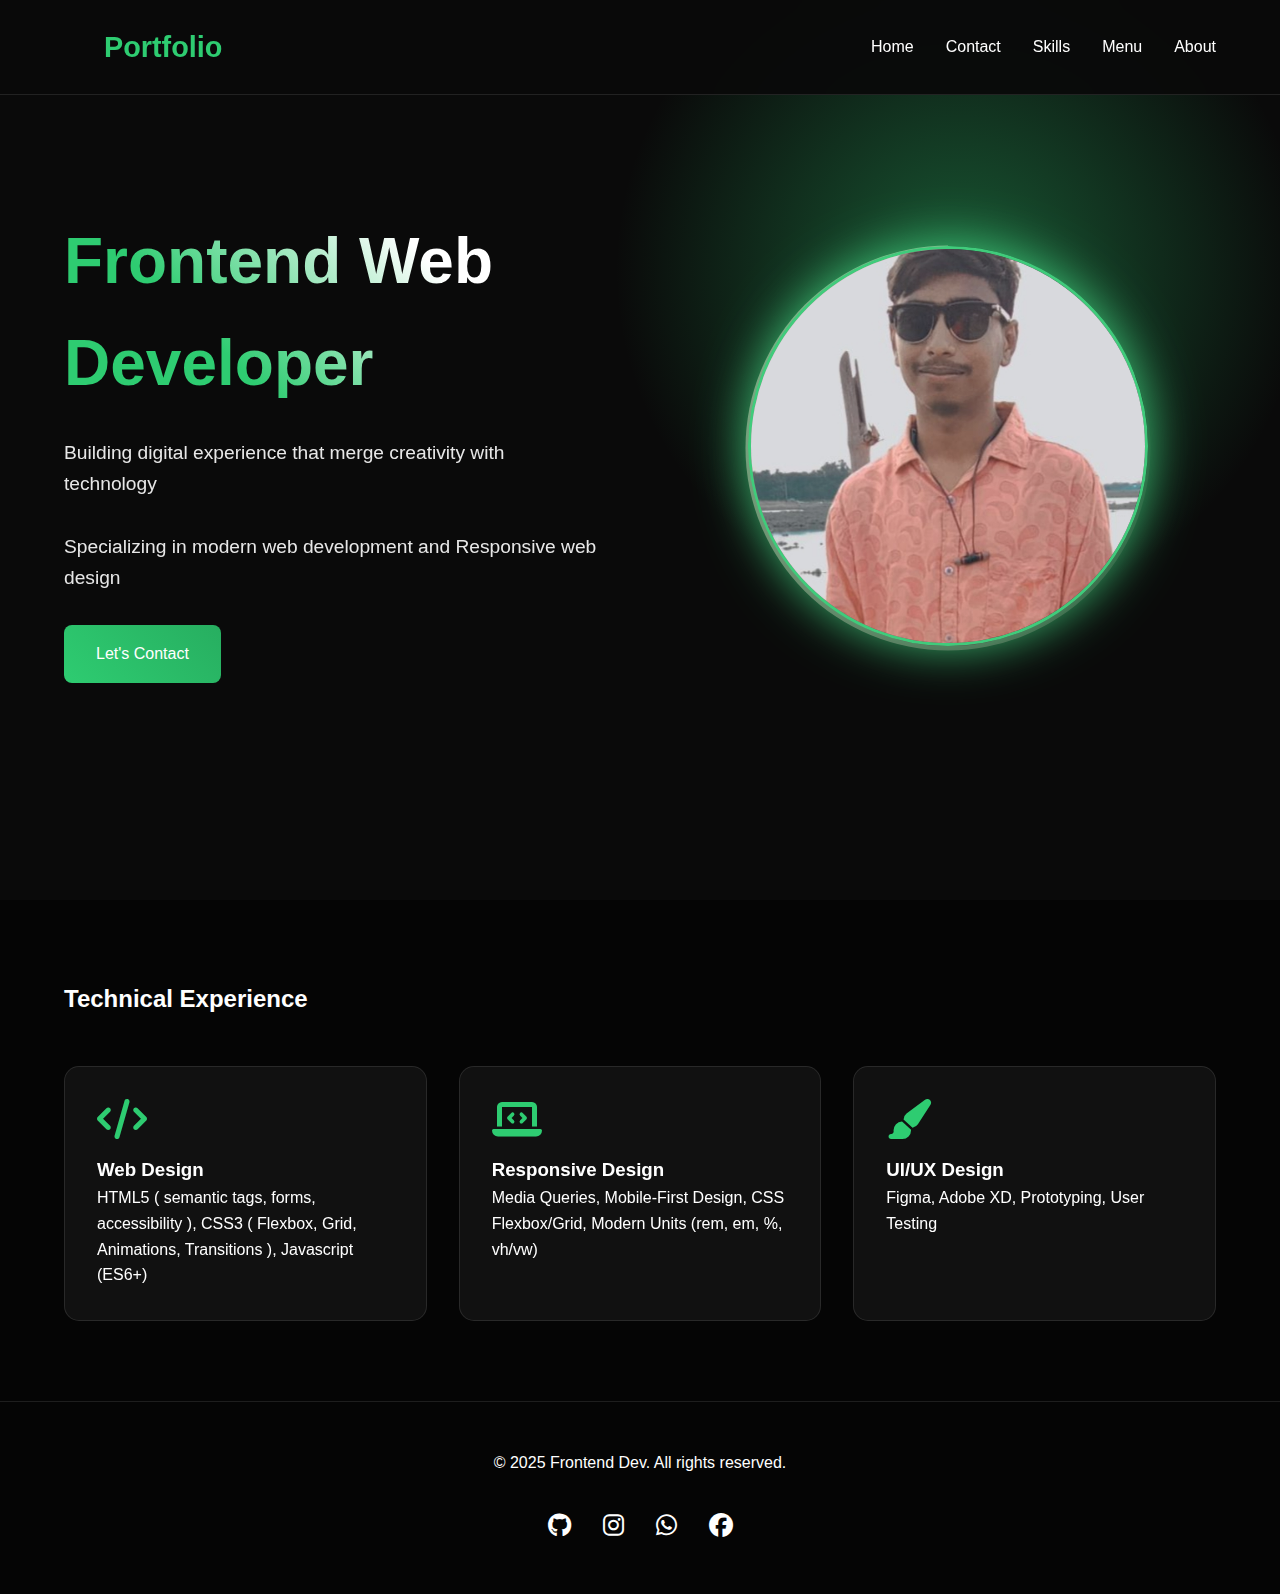
<file: index.html>
<!DOCTYPE html>
<html lang="en">

<head>
  <meta charset="UTF-8">
  <meta http-equiv="X-UA-Compatible" content="IE=edge">
  <meta name="viewport" content="width=device-width, initial-scale=1.0">
  <title>My Portfolio</title>

  <!-- ==== fontawesome link ==== -->

  <link rel="stylesheet" href="https://cdnjs.cloudflare.com/ajax/libs/font-awesome/6.5.2/css/all.min.css">




  <!-- ==== css file link ==== -->
  <link rel="stylesheet" href="./css/style.css">
  <link rel="stylesheet" href="./css/responsive.css">


</head>

<body>

  <!-- ==== Navigation ==== -->

  <nav id="nav" class="navbar">
    <a href="#" class="logo">Portfolio</a>
    <ul class="nav-menu">
      <li><a href="#home">Home</a></li>
      <li><a href="#contact">Contact</a></li>
      <li><a href="#skills">Skills</a></li>
      <li><a href="#menu">Menu</a></li>
      <li><a href="#about">About</a></li>
    </ul>

  </nav>

  <!-- ==== Hero section ==== -->

  <section class="hero-container" id="home">
    <div class="hero_content">
      <h1>Frontend Web Developer</h1>
      <p>Building digital experience that merge creativity with technology</p>
      <p class="highlight">Specializing in modern web development and Responsive web design</p>
      <a href="#" class="cta-btn">Let's Contact</a>

    </div>
    <div class="hero_img">
      <img src="./img/profile.jpg" alt="Profile" class="profile_img">

    </div>
  </section>

  <!-- ==== Skills Section ==== -->

  <section class="skills" id="skills">
    <h2>Technical Experience</h2>
    <div class="skill_grid">
      <div class="skill_card">
        <i class="fas fa-code"></i>
        <h3>Web Design</h3>
        <p>HTML5 ( semantic tags, forms, accessibility ), CSS3 ( Flexbox, Grid, Animations, Transitions ), Javascript
          (ES6+)</p>
      </div>
      <div class="skill_card">
        <i class="fas fa-laptop-code"></i>
        <h3>Responsive Design</h3>
        <p>Media Queries, Mobile-First Design, CSS Flexbox/Grid, Modern Units (rem, em, %, vh/vw)</p>
      </div>
      <div class="skill_card">
        <i class="fas fa-paint-brush"></i>
        <h3>UI/UX Design</h3>
        <p>Figma, Adobe XD, Prototyping, User Testing</p>
      </div>


    </div>
  </section>

  <!-- ==== Footer ==== -->

  <footer>
    <p>&copy; 2025 Frontend Dev. All rights reserved.</p>
    <div class="scl-icon">
      <a href="#"><i class="fab fa-github"></i></a>
      <a href="#"><i class="fab fa-instagram"></i></a>
      <a href="#"><i class="fab fa-whatsapp"></i></a>
      <a href="#"><i class="fab fa-facebook"></i></a>


    </div>
  </footer>

  <!-- ==== Javascript file link ==== -->

  <script src="./Script/script.js"></script>

</body>


</html>
</file>
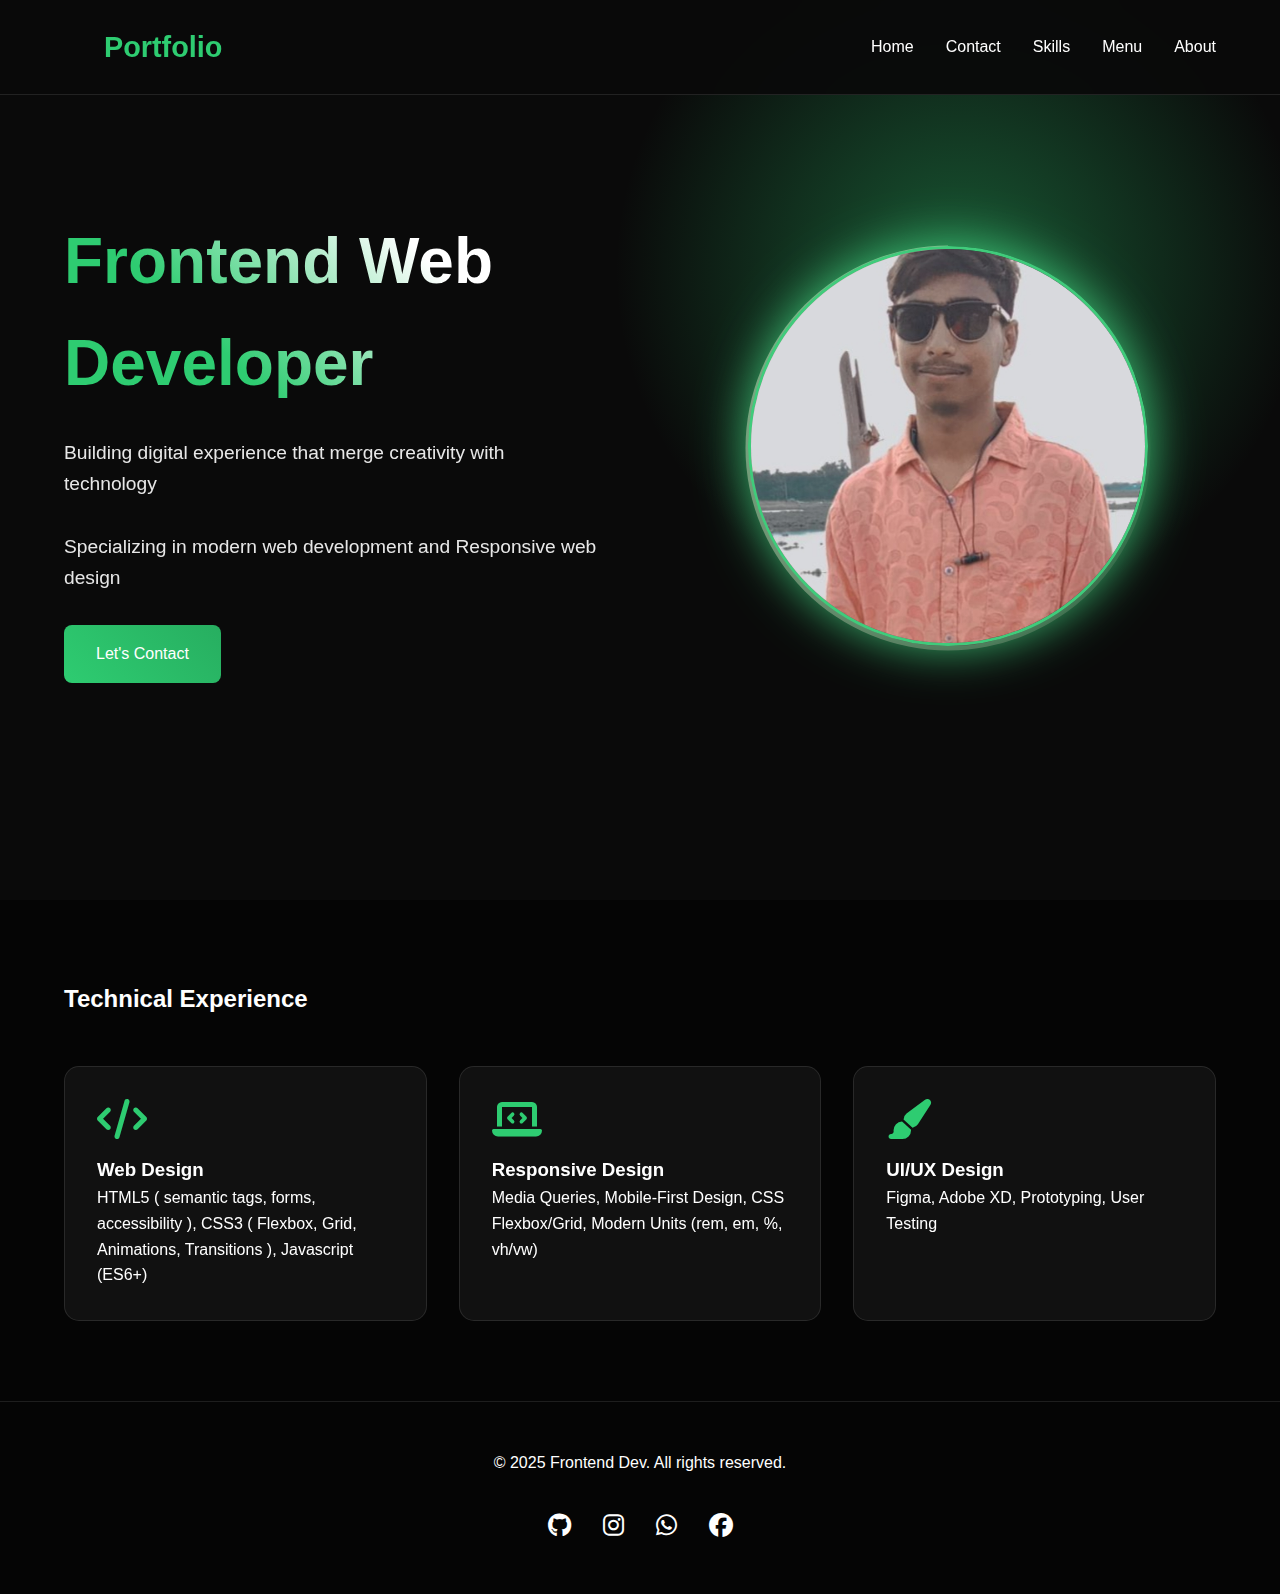
<file: Markup/index.html>
<!DOCTYPE html>
<html lang="en">

<head>
  <meta charset="UTF-8">
  <meta http-equiv="X-UA-Compatible" content="IE=edge">
  <meta name="viewport" content="width=device-width, initial-scale=1.0">
  <title>My Portfolio</title>
  <!-- ==== fontawesome link ==== -->

  <!-- Font Awesome -->
  <link rel="stylesheet" href="https://cdnjs.cloudflare.com/ajax/libs/font-awesome/6.5.2/css/all.min.css">




  <!-- ==== css file link ==== -->
  <link rel="stylesheet" href="../css/style.css">
  <link rel="stylesheet" href="../css/responsive.css">


</head>

<body>

  <!-- ==== Navigation ==== -->

  <nav id="nav" class="navbar">
    <a href="#" class="logo">Portfolio</a>
    <ul class="nav-menu">
      <li><a href="#home">Home</a></li>
      <li><a href="#contact">Contact</a></li>
      <li><a href="#skills">Skills</a></li>
      <li><a href="#menu">Menu</a></li>
      <li><a href="#about">About</a></li>
    </ul>

  </nav>

  <!-- ==== Hero section ==== -->
  <section class="hero-container" id="home">
    <div class="hero_content">
      <h1>Frontend Web Developer</h1>
      <p>Building digital experience that merge creativity with technology</p>
      <p class="highlight">Specializing in modern web development and Responsive web design</p>
      <a href="#" class="cta-btn">Let's Contact</a>

    </div>
    <div class="hero_img">
      <img src="../img/profile.jpg" alt="Profile" class="profile_img">

    </div>
  </section>

  <!-- ==== Skills Section ==== -->

  <section class="skills" id="skills">
    <h2>Technical Experience</h2>
    <div class="skill_grid">
      <div class="skill_card">
        <i class="fas fa-code"></i>
        <h3>Web Design</h3>
        <p>HTML5 ( semantic tags, forms, accessibility ), CSS3 ( Flexbox, Grid, Animations, Transitions ), Javascript
          (ES6+)</p>
      </div>
      <div class="skill_card">
        <i class="fas fa-laptop-code"></i>
        <h3>Responsive Design</h3>
        <p>Media Queries, Mobile-First Design, CSS Flexbox/Grid, Modern Units (rem, em, %, vh/vw)</p>
      </div>
      <div class="skill_card">
        <i class="fas fa-paint-brush"></i>
        <h3>UI/UX Design</h3>
        <p>Figma, Adobe XD, Prototyping, User Testing</p>
      </div>


    </div>
  </section>

  <!-- ==== Footer ==== -->

  <footer>
    <p>&copy; 2025 Frontend Dev. All rights reserved.</p>
    <div class="scl-icon">
      <a href="#"><i class="fab fa-github"></i></a>
      <a href="#"><i class="fab fa-instagram"></i></a>
      <a href="#"><i class="fab fa-whatsapp"></i></a>
      <a href="#"><i class="fab fa-facebook"></i></a>


    </div>
  </footer>

  <!-- ==== Javascript file link ==== -->

  <script src="../Script/script.js"></script>

</body>


</html>
</file>
<file: css/responsive.css>
@media (max-width: 768px) {
  .hero-container {
    flex-direction: column;
    text-align: center;
    padding-top: 8rem;
  }
  .hero_content {
    padding-right: 0;
    margin-bottom: 3rem;
  }
  .profile_img {
    width: 280px;
    height: 280px;
  }
  .hero_img::after {
    width: calc(280px + 5px);
    height: calc(280px + 5px);
  }
  .nav-menu {
    display: none;
  }
  .logo {
    font-size: 1.5rem;
    padding-left: 2rem;
  }
}
</file>
<file: css/style.css>
* {
  margin: 0;
  padding: 0;
  box-sizing: border-box;
  font-family: "Segoe UI", sans-serif;
}

/* icon sheduo elememtn class reset */
*::before,
*::after {
  box-sizing: border-box;
}

:root {
  --dark-bg: #0a0a0a;
  --darker-bg: #050505;
  --accent-clr: #2ecc71;
  --accent-glow: rgba(46, 204, 113, 0.4);
  --spin-clr: #f5a6b3;
  --text: #fff;
  --white: #fff;
}

body {
  background-color: var(--dark-bg);
  color: var(--text);
  line-height: 1.6;
  overflow-x: hidden;
}

/* ==== Navigation ==== */

.navbar {
  position: fixed;
  top: 0;
  width: 100%;
  padding: 1.5rem 5%;
  display: flex;
  justify-content: space-between;
  align-items: center;
  background: rgba(10, 10, 10, 0.95);
  backdrop-filter: blur(10px);
  z-index: 1000;
  border-bottom: 1px solid rgba(255, 255, 255, 0.1);
}

.logo {
  font-size: 1.8rem;
  font-weight: 700;
  color: var(--accent-clr);
  text-decoration: none;
  position: relative;
  padding-left: 2.5rem;
}

.nav-menu {
  display: flex;
  gap: 2rem;
  list-style: none;
}

.nav-menu a {
  color: var(--text);
  text-decoration: none;
  font-weight: 500;
  transition: all 0.3s ease;
  cursor: pointer;
  position: relative;
}
.nav-menu a::after {
  content: "";
  position: absolute;
  bottom: -2px;
  left: 0;
  width: 100%;
  height: 1.5px;
  transform: scaleX(0);
  transform-origin: left;
  background-color: var(--accent-clr);
  transition: all 0.3s ease;
}
.nav-menu a:hover::after {
  transform: scaleX(1);
}

/* ==== Hero Section ==== */
.hero-container {
  min-height: 100vh;
  display: flex;
  align-items: center;
  padding: 12% 5%;
  background: radial-gradient(
    circle at 75% 30%,
    var(--accent-glow) 0%,
    transparent 30%
  );
}
.hero_content {
  flex: 1;
  padding-right: 5rem;
}

.hero_img {
  flex: 1;
  text-align: center;
  position: relative;
  animation: float 3s ease-in-out infinite;
}
.profile_img {
  width: 400px;
  height: 400px;
  border-radius: 50%;
  object-fit: cover;
  box-shadow: 0 0 50px var(--accent-clr);
  border: 3px solid var(--accent-clr);
  filter: grayscale(0.2) contrast(1.1);
}

@keyframes float {
  0%,
  100% {
    transform: translate(0);
  }
  50% {
    transform: translate(-20px);
  }
}

@property --angle {
  syntax: "<angle>";
  initial-value: 0deg;
  inherits: false;
}

.hero_img::after {
  content: "";
  width: calc(400px + 5px);
  height: calc(400px + 5px);
  border-radius: 50%;
  background: conic-gradient(
    from var(--angle),
    transparent 20%,
    var(--spin-clr)
  );
  position: absolute;
  top: 49.5%;
  left: 50%;
  transform: translate(-50%, -50%);
  animation: spins 3s linear infinite;
  z-index: -1;
}

@keyframes spins {
  from {
    --angle: 0deg;
  }
  to {
    --angle: 360deg;
  }
}

.hero-container h1 {
  font-size: 4rem;
  margin-bottom: 1.5rem;
  background: linear-gradient(45deg, var(--accent-clr) 30%, var(--white) 70%);
  -webkit-background-clip: text;
  -webkit-text-fill-color: transparent;
}
.hero-container p {
  font-size: 1.2rem;
  margin-bottom: 2rem;
  opacity: 0.9;
  max-width: 600px;
}

.cta-btn {
  display: inline-block;
  padding: 1rem 2rem;
  background: linear-gradient(45deg, var(--accent-clr), #27ae60);
  color: var(--white);
  border-radius: 8px;
  text-decoration: none;
  transition: all 0.3s ease;
  position: relative;
  overflow: hidden;
}
.cta-btn:hover {
  background: linear-gradient(45deg, var(--accent-clr), #45e085);
}
/* ==== Skills Section ==== */

.skills {
  padding: 5rem 5%;
  background: var(--darker-bg);
}

.skill_grid {
  display: grid;
  grid-template-columns: repeat(auto-fit, minmax(250px, 1fr));
  gap: 2rem;
  margin-top: 3rem;
}
.skill_card {
  padding: 2rem;
  border-radius: 15px;
  background: rgba(255, 255, 255, 0.05);
  transition: all 0.3s ease;
  border: 1px solid rgba(255, 255, 255, 0.1);
  backdrop-filter: blur(5px);
}
.skill_card:hover {
  transform: translateY(-10px);
  border-color: var(--accent-clr);
  box-shadow: 0 10px 30px var(--accent-glow);
}
.skill_card i {
  font-size: 2.5rem;
  color: var(--accent-clr);
  margin-bottom: 1rem;
}

/* ==== footer ==== */
footer {
  background: var(--darker-bg);
  padding: 3rem 5%;
  text-align: center;
  border-top: 1px solid rgba(255, 255, 255, 0.1);
}
.scl-icon {
  margin-top: 2rem;
  display: flex;
  justify-content: center;
  gap: 2rem;
}

.scl-icon a {
  color: var(--text);
  font-size: 1.5rem;
  transition: all 0.3s ease;
}

.scl-icon a:hover {
  color: var(--accent-clr);
  transform: translateY(-3px);
}
</file>
